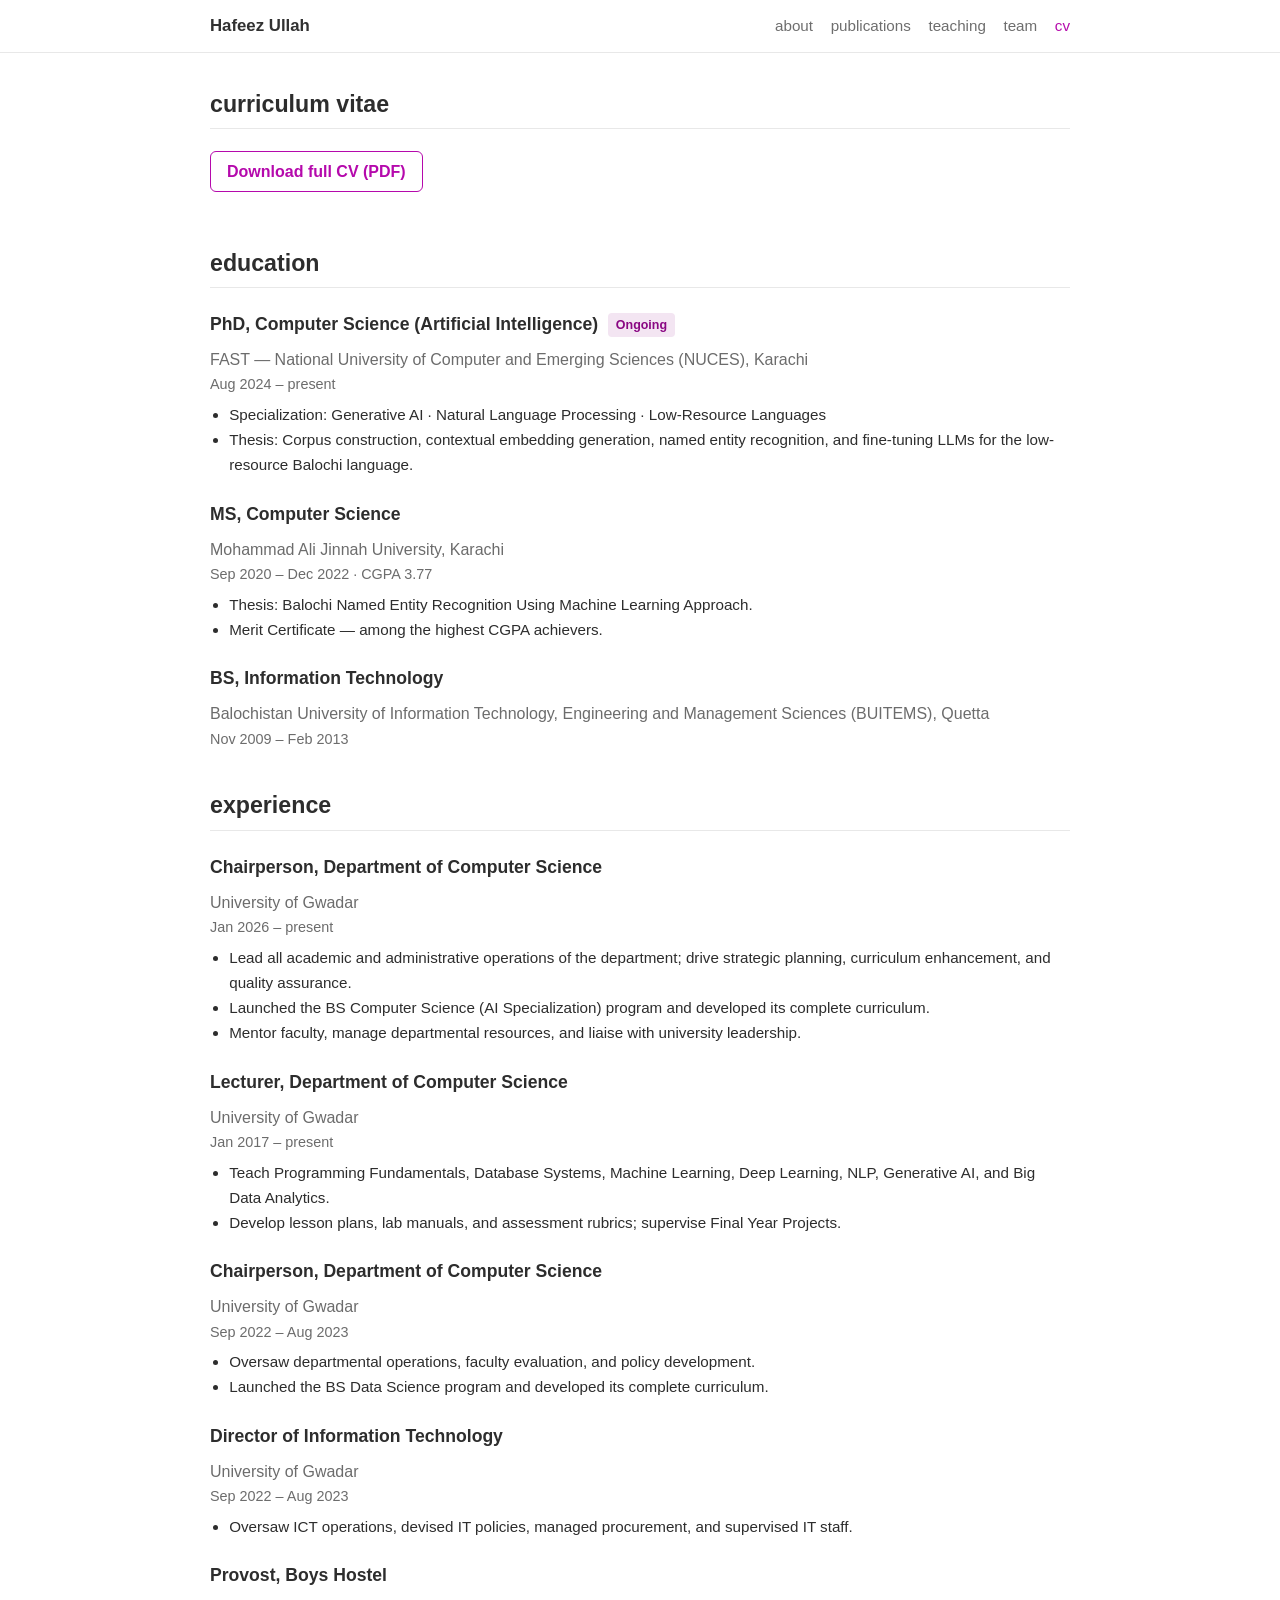
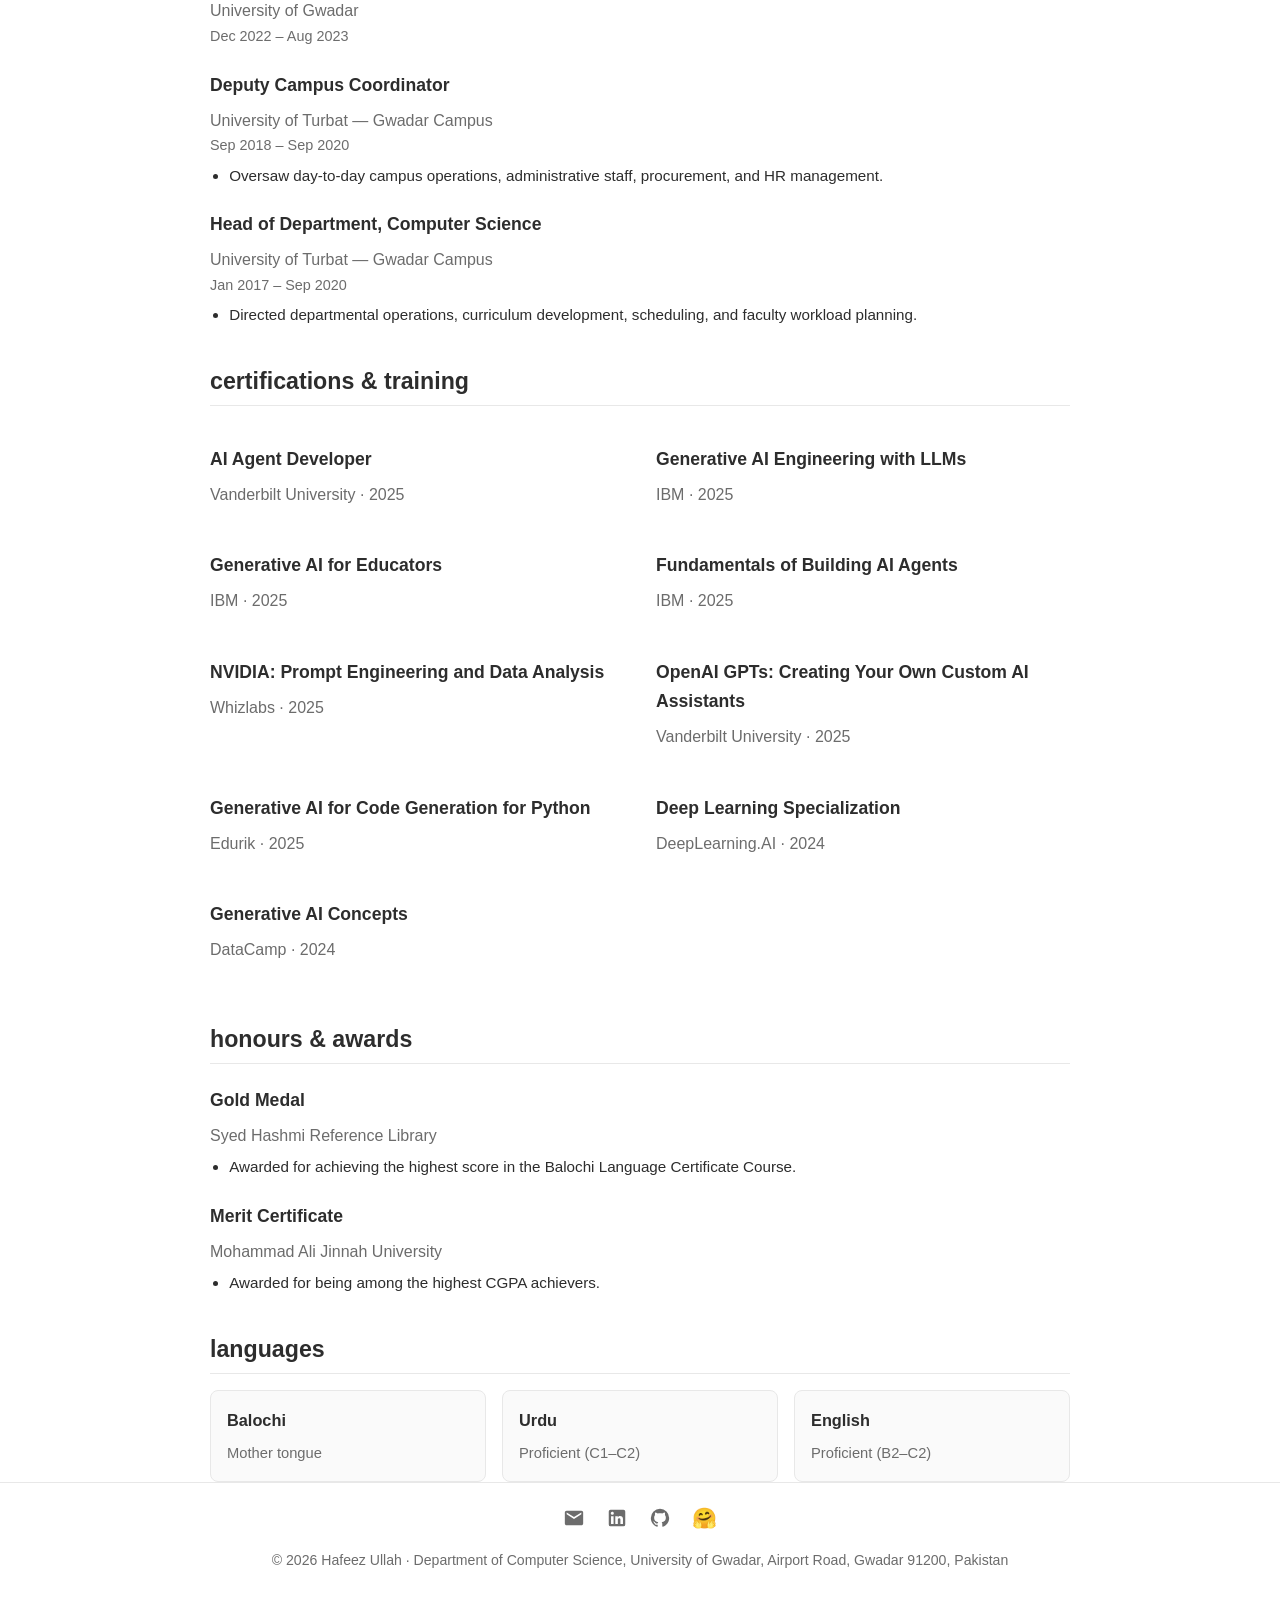
<file: cv.html>
<!DOCTYPE html>
<html lang="en">
<head>
  <meta charset="UTF-8">
  <meta name="viewport" content="width=device-width, initial-scale=1.0">
  <title>CV — Hafeez Ullah</title>
  <meta name="description" content="Curriculum vitae of Hafeez Ullah — education, experience, certifications, and awards.">
  <link rel="stylesheet" href="assets/css/style.css">
  <link rel="icon" href="data:image/svg+xml,<svg xmlns=%22http://www.w3.org/2000/svg%22 viewBox=%220 0 100 100%22><text y=%22.9em%22 font-size=%2290%22>🎓</text></svg>">
</head>
<body>

<nav>
  <div class="nav-inner">
    <a class="nav-brand" href="index.html">Hafeez Ullah</a>
    <ul class="nav-links">
      <li><a href="index.html">about</a></li>
      <li><a href="publications.html">publications</a></li>
      <li><a href="teaching.html">teaching</a></li>
      <li><a href="team.html">team</a></li>
      <li><a href="cv.html" class="active">cv</a></li>
    </ul>
  </div>
</nav>

<main class="container">
  <h2 style="margin-top:2rem;">curriculum vitae</h2>
  <a class="btn" href="assets/Hafeez_Ullah_CV.pdf" target="_blank" rel="noopener">Download full CV (PDF)</a>

  <h2>education</h2>
  <div class="cv-entry">
    <h3>PhD, Computer Science (Artificial Intelligence) <span class="badge">Ongoing</span></h3>
    <div class="org">FAST — National University of Computer and Emerging Sciences (NUCES), Karachi</div>
    <div class="dates">Aug 2024 – present</div>
    <ul>
      <li>Specialization: Generative AI · Natural Language Processing · Low-Resource Languages</li>
      <li>Thesis: Corpus construction, contextual embedding generation, named entity recognition, and fine-tuning LLMs for the low-resource Balochi language.</li>
    </ul>
  </div>
  <div class="cv-entry">
    <h3>MS, Computer Science</h3>
    <div class="org">Mohammad Ali Jinnah University, Karachi</div>
    <div class="dates">Sep 2020 – Dec 2022 · CGPA 3.77</div>
    <ul>
      <li>Thesis: Balochi Named Entity Recognition Using Machine Learning Approach.</li>
      <li>Merit Certificate — among the highest CGPA achievers.</li>
    </ul>
  </div>
  <div class="cv-entry">
    <h3>BS, Information Technology</h3>
    <div class="org">Balochistan University of Information Technology, Engineering and Management Sciences (BUITEMS), Quetta</div>
    <div class="dates">Nov 2009 – Feb 2013</div>
  </div>

  <h2>experience</h2>
  <div class="cv-entry">
    <h3>Chairperson, Department of Computer Science</h3>
    <div class="org">University of Gwadar</div>
    <div class="dates">Jan 2026 – present</div>
    <ul>
      <li>Lead all academic and administrative operations of the department; drive strategic planning, curriculum enhancement, and quality assurance.</li>
      <li>Launched the BS Computer Science (AI Specialization) program and developed its complete curriculum.</li>
      <li>Mentor faculty, manage departmental resources, and liaise with university leadership.</li>
    </ul>
  </div>
  <div class="cv-entry">
    <h3>Lecturer, Department of Computer Science</h3>
    <div class="org">University of Gwadar</div>
    <div class="dates">Jan 2017 – present</div>
    <ul>
      <li>Teach Programming Fundamentals, Database Systems, Machine Learning, Deep Learning, NLP, Generative AI, and Big Data Analytics.</li>
      <li>Develop lesson plans, lab manuals, and assessment rubrics; supervise Final Year Projects.</li>
    </ul>
  </div>
  <div class="cv-entry">
    <h3>Chairperson, Department of Computer Science</h3>
    <div class="org">University of Gwadar</div>
    <div class="dates">Sep 2022 – Aug 2023</div>
    <ul>
      <li>Oversaw departmental operations, faculty evaluation, and policy development.</li>
      <li>Launched the BS Data Science program and developed its complete curriculum.</li>
    </ul>
  </div>
  <div class="cv-entry">
    <h3>Director of Information Technology</h3>
    <div class="org">University of Gwadar</div>
    <div class="dates">Sep 2022 – Aug 2023</div>
    <ul>
      <li>Oversaw ICT operations, devised IT policies, managed procurement, and supervised IT staff.</li>
    </ul>
  </div>
  <div class="cv-entry">
    <h3>Provost, Boys Hostel</h3>
    <div class="org">University of Gwadar</div>
    <div class="dates">Dec 2022 – Aug 2023</div>
  </div>
  <div class="cv-entry">
    <h3>Deputy Campus Coordinator</h3>
    <div class="org">University of Turbat — Gwadar Campus</div>
    <div class="dates">Sep 2018 – Sep 2020</div>
    <ul>
      <li>Oversaw day-to-day campus operations, administrative staff, procurement, and HR management.</li>
    </ul>
  </div>
  <div class="cv-entry">
    <h3>Head of Department, Computer Science</h3>
    <div class="org">University of Turbat — Gwadar Campus</div>
    <div class="dates">Jan 2017 – Sep 2020</div>
    <ul>
      <li>Directed departmental operations, curriculum development, scheduling, and faculty workload planning.</li>
    </ul>
  </div>

  <h2>certifications &amp; training</h2>
  <div class="two-col">
    <div class="cv-entry"><h3>AI Agent Developer</h3><div class="org">Vanderbilt University · 2025</div></div>
    <div class="cv-entry"><h3>Generative AI Engineering with LLMs</h3><div class="org">IBM · 2025</div></div>
    <div class="cv-entry"><h3>Generative AI for Educators</h3><div class="org">IBM · 2025</div></div>
    <div class="cv-entry"><h3>Fundamentals of Building AI Agents</h3><div class="org">IBM · 2025</div></div>
    <div class="cv-entry"><h3>NVIDIA: Prompt Engineering and Data Analysis</h3><div class="org">Whizlabs · 2025</div></div>
    <div class="cv-entry"><h3>OpenAI GPTs: Creating Your Own Custom AI Assistants</h3><div class="org">Vanderbilt University · 2025</div></div>
    <div class="cv-entry"><h3>Generative AI for Code Generation for Python</h3><div class="org">Edurik · 2025</div></div>
    <div class="cv-entry"><h3>Deep Learning Specialization</h3><div class="org">DeepLearning.AI · 2024</div></div>
    <div class="cv-entry"><h3>Generative AI Concepts</h3><div class="org">DataCamp · 2024</div></div>
  </div>

  <h2>honours &amp; awards</h2>
  <div class="cv-entry">
    <h3>Gold Medal</h3>
    <div class="org">Syed Hashmi Reference Library</div>
    <ul><li>Awarded for achieving the highest score in the Balochi Language Certificate Course.</li></ul>
  </div>
  <div class="cv-entry">
    <h3>Merit Certificate</h3>
    <div class="org">Mohammad Ali Jinnah University</div>
    <ul><li>Awarded for being among the highest CGPA achievers.</li></ul>
  </div>

  <h2>languages</h2>
  <div class="card-grid">
    <div class="card"><h3>Balochi</h3><p>Mother tongue</p></div>
    <div class="card"><h3>Urdu</h3><p>Proficient (C1–C2)</p></div>
    <div class="card"><h3>English</h3><p>Proficient (B2–C2)</p></div>
  </div>
</main>

<footer>
  <div class="social">
    <a href="mailto:hafeezullah@ug.edu.pk" title="Email" aria-label="Email">
      <svg viewBox="0 0 24 24"><path d="M20 4H4c-1.1 0-2 .9-2 2v12c0 1.1.9 2 2 2h16c1.1 0 2-.9 2-2V6c0-1.1-.9-2-2-2zm0 4-8 5-8-5V6l8 5 8-5v2z"/></svg>
    </a>
    <a href="https://www.linkedin.com/in/hafeez-ullah-7a5328353/" target="_blank" rel="noopener" title="LinkedIn" aria-label="LinkedIn">
      <svg viewBox="0 0 24 24"><path d="M19 3a2 2 0 0 1 2 2v14a2 2 0 0 1-2 2H5a2 2 0 0 1-2-2V5a2 2 0 0 1 2-2h14m-.5 15.5v-5.3a3.26 3.26 0 0 0-3.26-3.26c-.85 0-1.84.52-2.32 1.3v-1.11h-2.79v8.37h2.79v-4.93c0-.77.62-1.4 1.39-1.4a1.4 1.4 0 0 1 1.4 1.4v4.93h2.79M6.88 8.56a1.68 1.68 0 0 0 1.68-1.68c0-.93-.75-1.69-1.68-1.69a1.69 1.69 0 0 0-1.69 1.69c0 .93.76 1.68 1.69 1.68m1.39 9.94v-8.37H5.5v8.37h2.77z"/></svg>
    </a>
    <a href="https://github.com/hafeezug" target="_blank" rel="noopener" title="GitHub" aria-label="GitHub">
      <svg viewBox="0 0 24 24"><path d="M12 2A10 10 0 0 0 2 12c0 4.42 2.87 8.17 6.84 9.5.5.08.66-.23.66-.5v-1.69c-2.77.6-3.36-1.34-3.36-1.34-.46-1.16-1.11-1.47-1.11-1.47-.91-.62.07-.6.07-.6 1 .07 1.53 1.03 1.53 1.03.87 1.52 2.34 1.07 2.91.83.09-.65.35-1.09.63-1.34-2.22-.25-4.55-1.11-4.55-4.92 0-1.11.38-2 1.03-2.71-.1-.25-.45-1.29.1-2.64 0 0 .84-.27 2.75 1.02.79-.22 1.65-.33 2.5-.33s1.71.11 2.5.33c1.91-1.29 2.75-1.02 2.75-1.02.55 1.35.2 2.39.1 2.64.65.71 1.03 1.6 1.03 2.71 0 3.82-2.34 4.66-4.57 4.91.36.31.69.92.69 1.85V21c0 .27.16.59.67.5C19.14 20.16 22 16.42 22 12A10 10 0 0 0 12 2z"/></svg>
    </a>
    <a href="https://huggingface.co/hafeez007" target="_blank" rel="noopener" title="Hugging Face" aria-label="Hugging Face" style="font-size:20px; line-height:22px;">🤗</a>
  </div>
  <div>© 2026 Hafeez Ullah · Department of Computer Science, University of Gwadar, Airport Road, Gwadar 91200, Pakistan</div>
</footer>

</body>
</html>
</file>
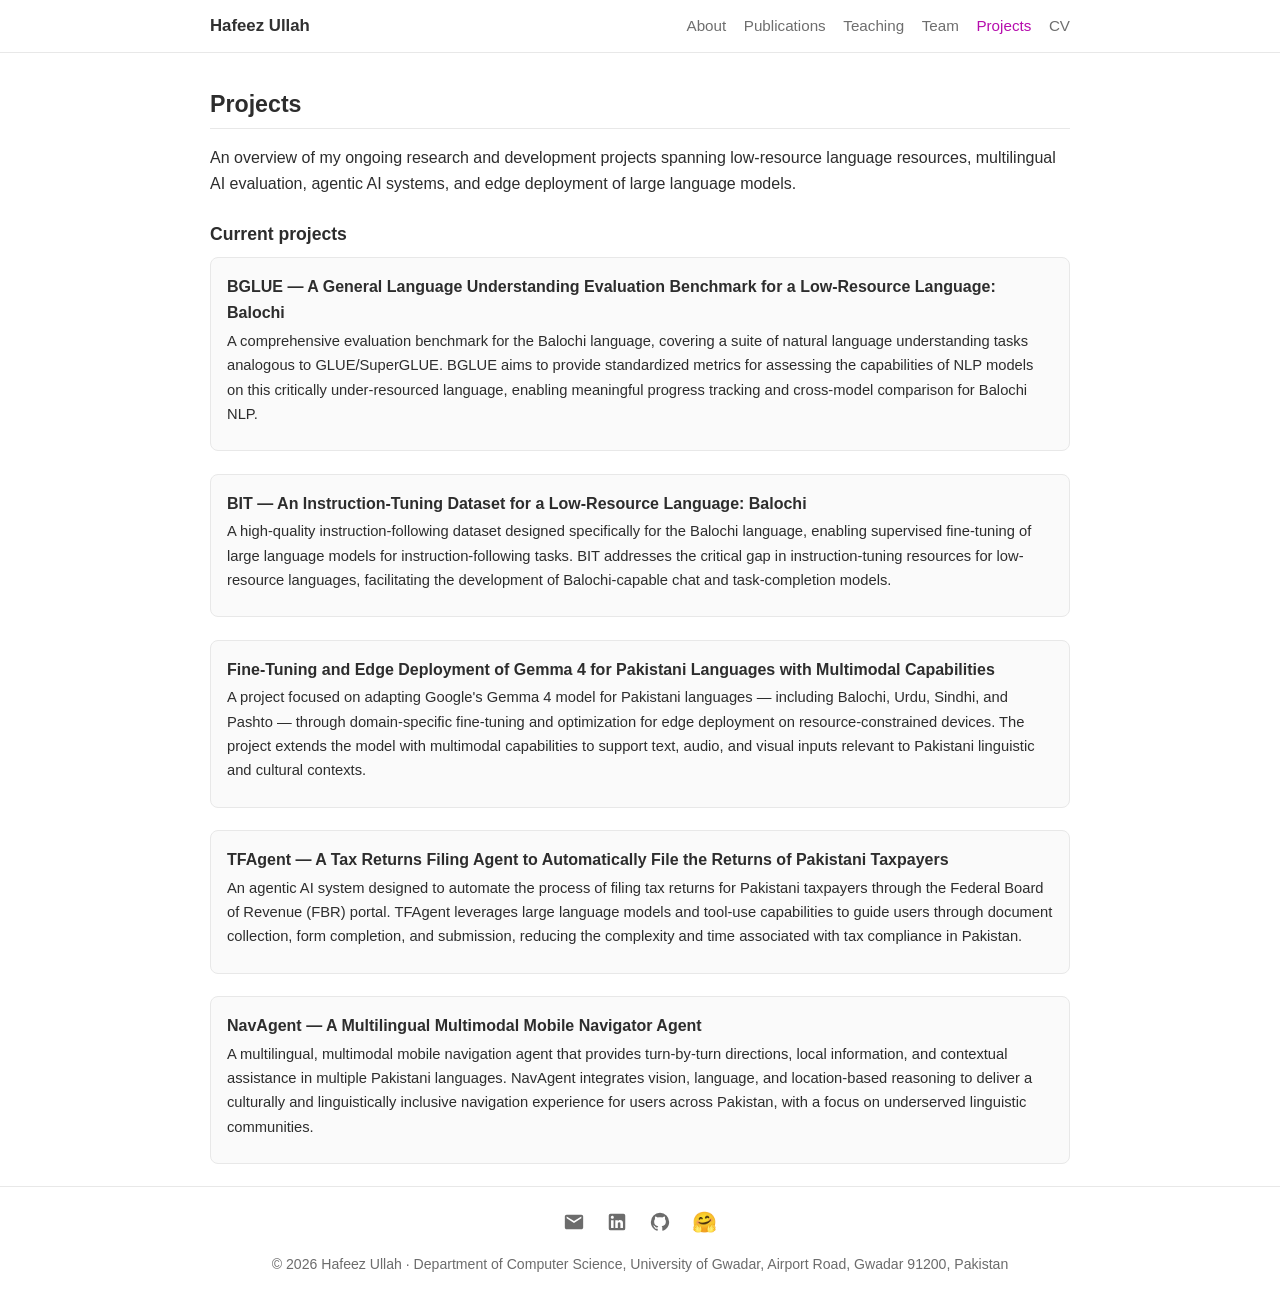
<file: projects.html>
<!DOCTYPE html>
<html lang="en">
<head>
  <meta charset="UTF-8">
  <meta name="viewport" content="width=device-width, initial-scale=1.0">
  <title>Projects — Hafeez Ullah</title>
  <meta name="description" content="Research projects by Hafeez Ullah — Balochi NLP benchmarks, instruction-tuning datasets, multilingual AI agents, and more.">
  <link rel="stylesheet" href="assets/css/style.css">
  <link rel="icon" href="data:image/svg+xml,<svg xmlns=%22http://www.w3.org/2000/svg%22 viewBox=%220 0 100 100%22><text y=%22.9em%22 font-size=%2290%22>🎓</text></svg>">
</head>
<body>

<nav>
  <div class="nav-inner">
    <a class="nav-brand" href="index.html">Hafeez Ullah</a>
    <ul class="nav-links">
      <li><a href="index.html">About</a></li>
      <li><a href="publications.html">Publications</a></li>
      <li><a href="teaching.html">Teaching</a></li>
      <li><a href="team.html">Team</a></li>
      <li><a href="projects.html" class="active">Projects</a></li>
      <li><a href="cv.html">CV</a></li>
    </ul>
  </div>
</nav>

<main class="container">
  <h2 style="margin-top:2rem;">Projects</h2>
  <p>
    An overview of my ongoing research and development projects spanning low-resource language resources,
    multilingual AI evaluation, agentic AI systems, and edge deployment of large language models.
  </p>

  <h3>Current projects</h3>

  <div class="pub">
    <div class="pub-body">
      <div class="pub-title">BGLUE — A General Language Understanding Evaluation Benchmark for a Low-Resource Language: Balochi</div>
      <div class="pub-summary">
        A comprehensive evaluation benchmark for the Balochi language, covering a suite of natural language
        understanding tasks analogous to GLUE/SuperGLUE. BGLUE aims to provide standardized metrics for
        assessing the capabilities of NLP models on this critically under-resourced language, enabling
        meaningful progress tracking and cross-model comparison for Balochi NLP.
      </div>
    </div>
  </div>

  <div class="pub">
    <div class="pub-body">
      <div class="pub-title">BIT — An Instruction-Tuning Dataset for a Low-Resource Language: Balochi</div>
      <div class="pub-summary">
        A high-quality instruction-following dataset designed specifically for the Balochi language, enabling
        supervised fine-tuning of large language models for instruction-following tasks. BIT addresses the
        critical gap in instruction-tuning resources for low-resource languages, facilitating the development
        of Balochi-capable chat and task-completion models.
      </div>
    </div>
  </div>

  <div class="pub">
    <div class="pub-body">
      <div class="pub-title">Fine-Tuning and Edge Deployment of Gemma 4 for Pakistani Languages with Multimodal Capabilities</div>
      <div class="pub-summary">
        A project focused on adapting Google's Gemma 4 model for Pakistani languages — including Balochi,
        Urdu, Sindhi, and Pashto — through domain-specific fine-tuning and optimization for edge deployment
        on resource-constrained devices. The project extends the model with multimodal capabilities to
        support text, audio, and visual inputs relevant to Pakistani linguistic and cultural contexts.
      </div>
    </div>
  </div>

  <div class="pub">
    <div class="pub-body">
      <div class="pub-title">TFAgent — A Tax Returns Filing Agent to Automatically File the Returns of Pakistani Taxpayers</div>
      <div class="pub-summary">
        An agentic AI system designed to automate the process of filing tax returns for Pakistani taxpayers
        through the Federal Board of Revenue (FBR) portal. TFAgent leverages large language models and
        tool-use capabilities to guide users through document collection, form completion, and submission,
        reducing the complexity and time associated with tax compliance in Pakistan.
      </div>
    </div>
  </div>

  <div class="pub">
    <div class="pub-body">
      <div class="pub-title">NavAgent — A Multilingual Multimodal Mobile Navigator Agent</div>
      <div class="pub-summary">
        A multilingual, multimodal mobile navigation agent that provides turn-by-turn directions,
        local information, and contextual assistance in multiple Pakistani languages. NavAgent integrates
        vision, language, and location-based reasoning to deliver a culturally and linguistically inclusive
        navigation experience for users across Pakistan, with a focus on underserved linguistic communities.
      </div>
    </div>
  </div>

</main>

<footer>
  <div class="social">
    <a href="mailto:hafeezullah@ug.edu.pk" title="Email" aria-label="Email">
      <svg viewBox="0 0 24 24"><path d="M20 4H4c-1.1 0-2 .9-2 2v12c0 1.1.9 2 2 2h16c1.1 0 2-.9 2-2V6c0-1.1-.9-2-2-2zm0 4-8 5-8-5V6l8 5 8-5v2z"/></svg>
    </a>
    <a href="https://www.linkedin.com/in/hafeez-ullah-7a5328353/" target="_blank" rel="noopener" title="LinkedIn" aria-label="LinkedIn">
      <svg viewBox="0 0 24 24"><path d="M19 3a2 2 0 0 1 2 2v14a2 2 0 0 1-2 2H5a2 2 0 0 1-2-2V5a2 2 0 0 1 2-2h14m-.5 15.5v-5.3a3.26 3.26 0 0 0-3.26-3.26c-.85 0-1.84.52-2.32 1.3v-1.11h-2.79v8.37h2.79v-4.93c0-.77.62-1.4 1.39-1.4a1.4 1.4 0 0 1 1.4 1.4v4.93h2.79M6.88 8.56a1.68 1.68 0 0 0 1.68-1.68c0-.93-.75-1.69-1.68-1.69a1.69 1.69 0 0 0-1.69 1.69c0 .93.76 1.68 1.69 1.68m1.39 9.94v-8.37H5.5v8.37h2.77z"/></svg>
    </a>
    <a href="https://github.com/hafeezug" target="_blank" rel="noopener" title="GitHub" aria-label="GitHub">
      <svg viewBox="0 0 24 24"><path d="M12 2A10 10 0 0 0 2 12c0 4.42 2.87 8.17 6.84 9.5.5.08.66-.23.66-.5v-1.69c-2.77.6-3.36-1.34-3.36-1.34-.46-1.16-1.11-1.47-1.11-1.47-.91-.62.07-.6.07-.6 1 .07 1.53 1.03 1.53 1.03.87 1.52 2.34 1.07 2.91.83.09-.65.35-1.09.63-1.34-2.22-.25-4.55-1.11-4.55-4.92 0-1.11.38-2 1.03-2.71-.1-.25-.45-1.29.1-2.64 0 0 .84-.27 2.75 1.02.79-.22 1.65-.33 2.5-.33s1.71.11 2.5.33c1.91-1.29 2.75-1.02 2.75-1.02.55 1.35.2 2.39.1 2.64.65.71 1.03 1.6 1.03 2.71 0 3.82-2.34 4.66-4.57 4.91.36.31.69.92.69 1.85V21c0 .27.16.59.67.5C19.14 20.16 22 16.42 22 12A10 10 0 0 0 12 2z"/></svg>
    </a>
    <a href="https://huggingface.co/hafeez007" target="_blank" rel="noopener" title="Hugging Face" aria-label="Hugging Face" style="font-size:20px; line-height:22px;">🤗</a>
  </div>
  <div>© 2026 Hafeez Ullah · Department of Computer Science, University of Gwadar, Airport Road, Gwadar 91200, Pakistan</div>
</footer>

</body>
</html>
</file>
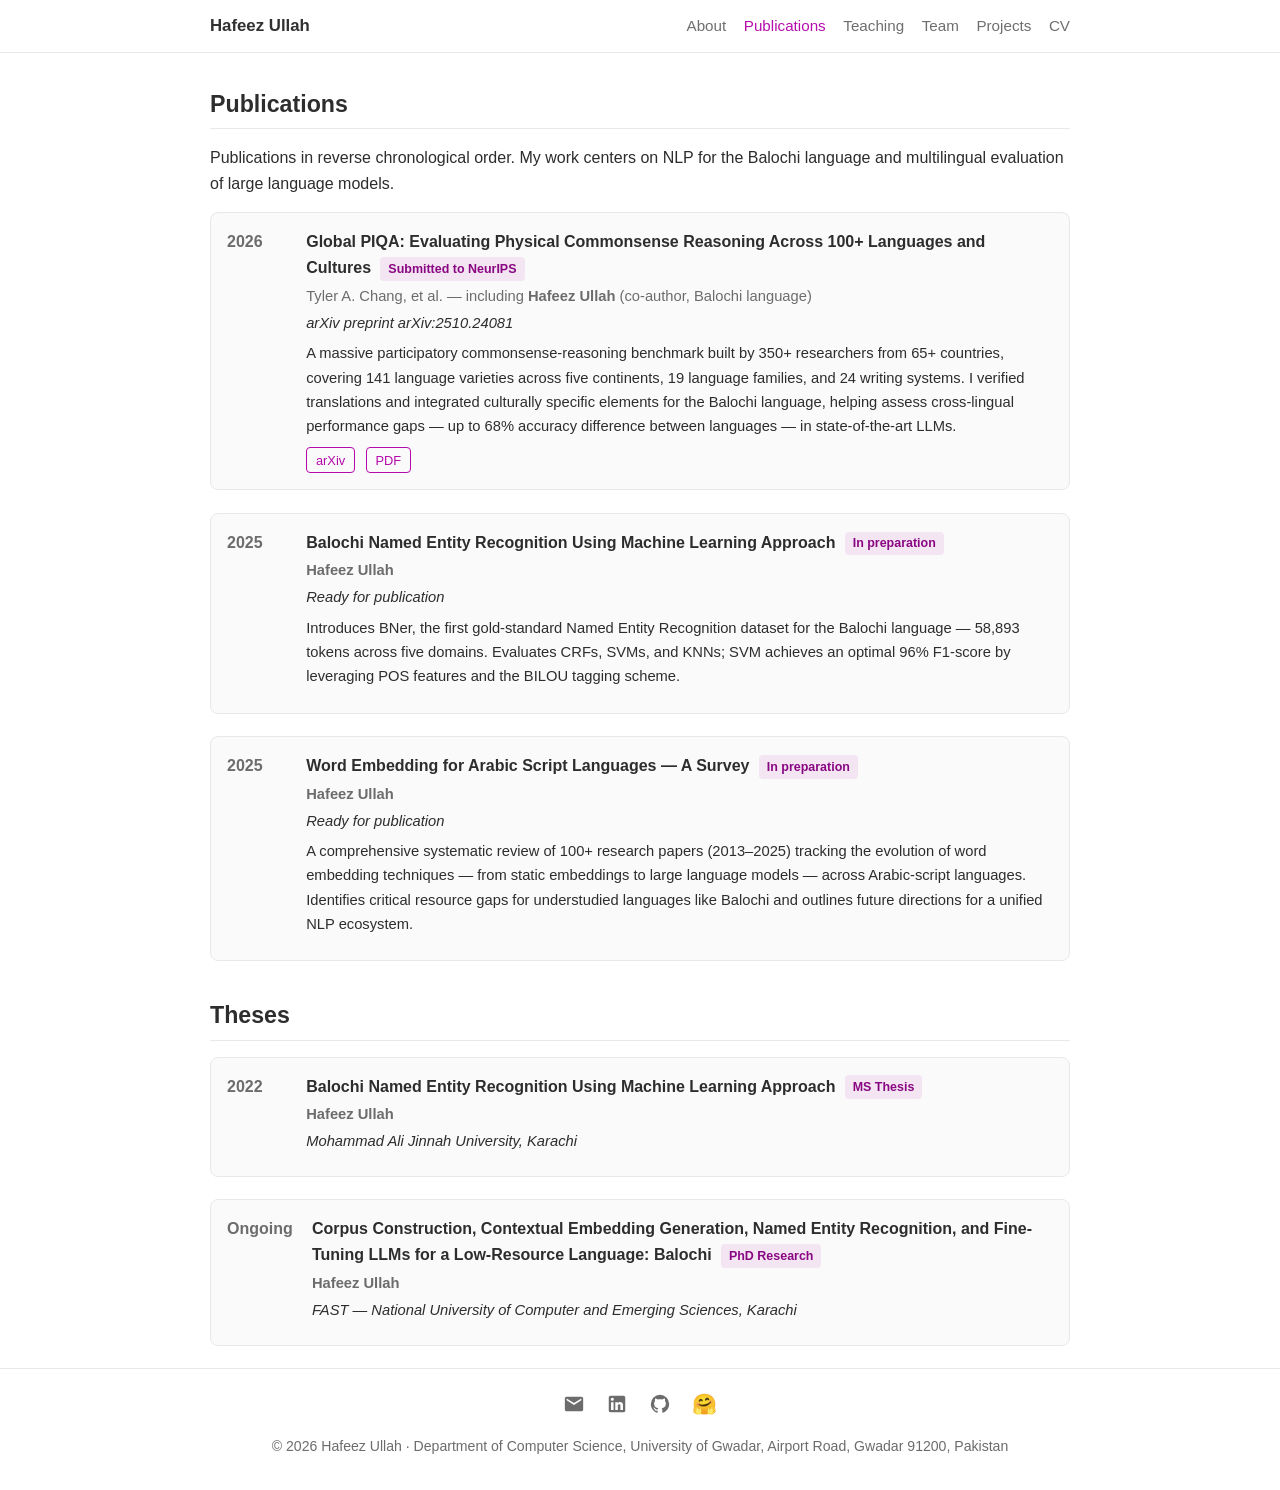
<file: publications.html>
<!DOCTYPE html>
<html lang="en">
<head>
  <meta charset="UTF-8">
  <meta name="viewport" content="width=device-width, initial-scale=1.0">
  <title>Publications — Hafeez Ullah</title>
  <meta name="description" content="Publications by Hafeez Ullah — Balochi NLP, low-resource languages, and multilingual LLM evaluation.">
  <link rel="stylesheet" href="assets/css/style.css">
  <link rel="icon" href="data:image/svg+xml,<svg xmlns=%22http://www.w3.org/2000/svg%22 viewBox=%220 0 100 100%22><text y=%22.9em%22 font-size=%2290%22>🎓</text></svg>">
</head>
<body>

<nav>
  <div class="nav-inner">
    <a class="nav-brand" href="index.html">Hafeez Ullah</a>
    <ul class="nav-links">
      <li><a href="index.html">About</a></li>
      <li><a href="publications.html" class="active">Publications</a></li>
      <li><a href="teaching.html">Teaching</a></li>
      <li><a href="team.html">Team</a></li>
      <li><a href="projects.html">Projects</a></li>
      <li><a href="cv.html">CV</a></li>
    </ul>
  </div>
</nav>

<main class="container">
  <h2 style="margin-top:2rem;">Publications</h2>
  <p>Publications in reverse chronological order. My work centers on NLP for the Balochi language and multilingual evaluation of large language models.</p>

  <div class="pub">
    <div class="pub-year">2026</div>
    <div class="pub-body">
      <div class="pub-title">Global PIQA: Evaluating Physical Commonsense Reasoning Across 100+ Languages and Cultures <span class="badge">Submitted to NeurIPS</span></div>
      <div class="pub-authors">Tyler A. Chang, et al. — including <strong>Hafeez Ullah</strong> (co-author, Balochi language)</div>
      <div class="pub-venue">arXiv preprint arXiv:2510.24081</div>
      <div class="pub-summary">
        A massive participatory commonsense-reasoning benchmark built by 350+ researchers from 65+ countries,
        covering 141 language varieties across five continents, 19 language families, and 24 writing systems.
        I verified translations and integrated culturally specific elements for the Balochi language, helping
        assess cross-lingual performance gaps — up to 68% accuracy difference between languages — in
        state-of-the-art LLMs.
      </div>
      <div class="pub-links">
        <a href="https://arxiv.org/abs/2510.24081" target="_blank" rel="noopener">arXiv</a>
        <a href="https://arxiv.org/pdf/2510.24081" target="_blank" rel="noopener">PDF</a>
      </div>
    </div>
  </div>

  <div class="pub">
    <div class="pub-year">2025</div>
    <div class="pub-body">
      <div class="pub-title">Balochi Named Entity Recognition Using Machine Learning Approach <span class="badge">In preparation</span></div>
      <div class="pub-authors"><strong>Hafeez Ullah</strong></div>
      <div class="pub-venue">Ready for publication</div>
      <div class="pub-summary">
        Introduces BNer, the first gold-standard Named Entity Recognition dataset for the Balochi
        language — 58,893 tokens across five domains. Evaluates CRFs, SVMs, and KNNs; SVM achieves an
        optimal 96% F1-score by leveraging POS features and the BILOU tagging scheme.
      </div>
    </div>
  </div>

  <div class="pub">
    <div class="pub-year">2025</div>
    <div class="pub-body">
      <div class="pub-title">Word Embedding for Arabic Script Languages — A Survey <span class="badge">In preparation</span></div>
      <div class="pub-authors"><strong>Hafeez Ullah</strong></div>
      <div class="pub-venue">Ready for publication</div>
      <div class="pub-summary">
        A comprehensive systematic review of 100+ research papers (2013–2025) tracking the evolution of word
        embedding techniques — from static embeddings to large language models — across Arabic-script
        languages. Identifies critical resource gaps for understudied languages like Balochi and outlines
        future directions for a unified NLP ecosystem.
      </div>
    </div>
  </div>

  <h2>Theses</h2>

  <div class="pub">
    <div class="pub-year">2022</div>
    <div class="pub-body">
      <div class="pub-title">Balochi Named Entity Recognition Using Machine Learning Approach <span class="badge">MS Thesis</span></div>
      <div class="pub-authors"><strong>Hafeez Ullah</strong></div>
      <div class="pub-venue">Mohammad Ali Jinnah University, Karachi</div>
    </div>
  </div>

  <div class="pub">
    <div class="pub-year">Ongoing</div>
    <div class="pub-body">
      <div class="pub-title">Corpus Construction, Contextual Embedding Generation, Named Entity Recognition, and Fine-Tuning LLMs for a Low-Resource Language: Balochi <span class="badge">PhD Research</span></div>
      <div class="pub-authors"><strong>Hafeez Ullah</strong></div>
      <div class="pub-venue">FAST — National University of Computer and Emerging Sciences, Karachi</div>
    </div>
  </div>
</main>

<footer>
  <div class="social">
    <a href="mailto:hafeezullah@ug.edu.pk" title="Email" aria-label="Email">
      <svg viewBox="0 0 24 24"><path d="M20 4H4c-1.1 0-2 .9-2 2v12c0 1.1.9 2 2 2h16c1.1 0 2-.9 2-2V6c0-1.1-.9-2-2-2zm0 4-8 5-8-5V6l8 5 8-5v2z"/></svg>
    </a>
    <a href="https://www.linkedin.com/in/hafeez-ullah-7a5328353/" target="_blank" rel="noopener" title="LinkedIn" aria-label="LinkedIn">
      <svg viewBox="0 0 24 24"><path d="M19 3a2 2 0 0 1 2 2v14a2 2 0 0 1-2 2H5a2 2 0 0 1-2-2V5a2 2 0 0 1 2-2h14m-.5 15.5v-5.3a3.26 3.26 0 0 0-3.26-3.26c-.85 0-1.84.52-2.32 1.3v-1.11h-2.79v8.37h2.79v-4.93c0-.77.62-1.4 1.39-1.4a1.4 1.4 0 0 1 1.4 1.4v4.93h2.79M6.88 8.56a1.68 1.68 0 0 0 1.68-1.68c0-.93-.75-1.69-1.68-1.69a1.69 1.69 0 0 0-1.69 1.69c0 .93.76 1.68 1.69 1.68m1.39 9.94v-8.37H5.5v8.37h2.77z"/></svg>
    </a>
    <a href="https://github.com/hafeezug" target="_blank" rel="noopener" title="GitHub" aria-label="GitHub">
      <svg viewBox="0 0 24 24"><path d="M12 2A10 10 0 0 0 2 12c0 4.42 2.87 8.17 6.84 9.5.5.08.66-.23.66-.5v-1.69c-2.77.6-3.36-1.34-3.36-1.34-.46-1.16-1.11-1.47-1.11-1.47-.91-.62.07-.6.07-.6 1 .07 1.53 1.03 1.53 1.03.87 1.52 2.34 1.07 2.91.83.09-.65.35-1.09.63-1.34-2.22-.25-4.55-1.11-4.55-4.92 0-1.11.38-2 1.03-2.71-.1-.25-.45-1.29.1-2.64 0 0 .84-.27 2.75 1.02.79-.22 1.65-.33 2.5-.33s1.71.11 2.5.33c1.91-1.29 2.75-1.02 2.75-1.02.55 1.35.2 2.39.1 2.64.65.71 1.03 1.6 1.03 2.71 0 3.82-2.34 4.66-4.57 4.91.36.31.69.92.69 1.85V21c0 .27.16.59.67.5C19.14 20.16 22 16.42 22 12A10 10 0 0 0 12 2z"/></svg>
    </a>
    <a href="https://huggingface.co/hafeez007" target="_blank" rel="noopener" title="Hugging Face" aria-label="Hugging Face" style="font-size:20px; line-height:22px;">🤗</a>
  </div>
  <div>© 2026 Hafeez Ullah · Department of Computer Science, University of Gwadar, Airport Road, Gwadar 91200, Pakistan</div>
</footer>

</body>
</html>
</file>
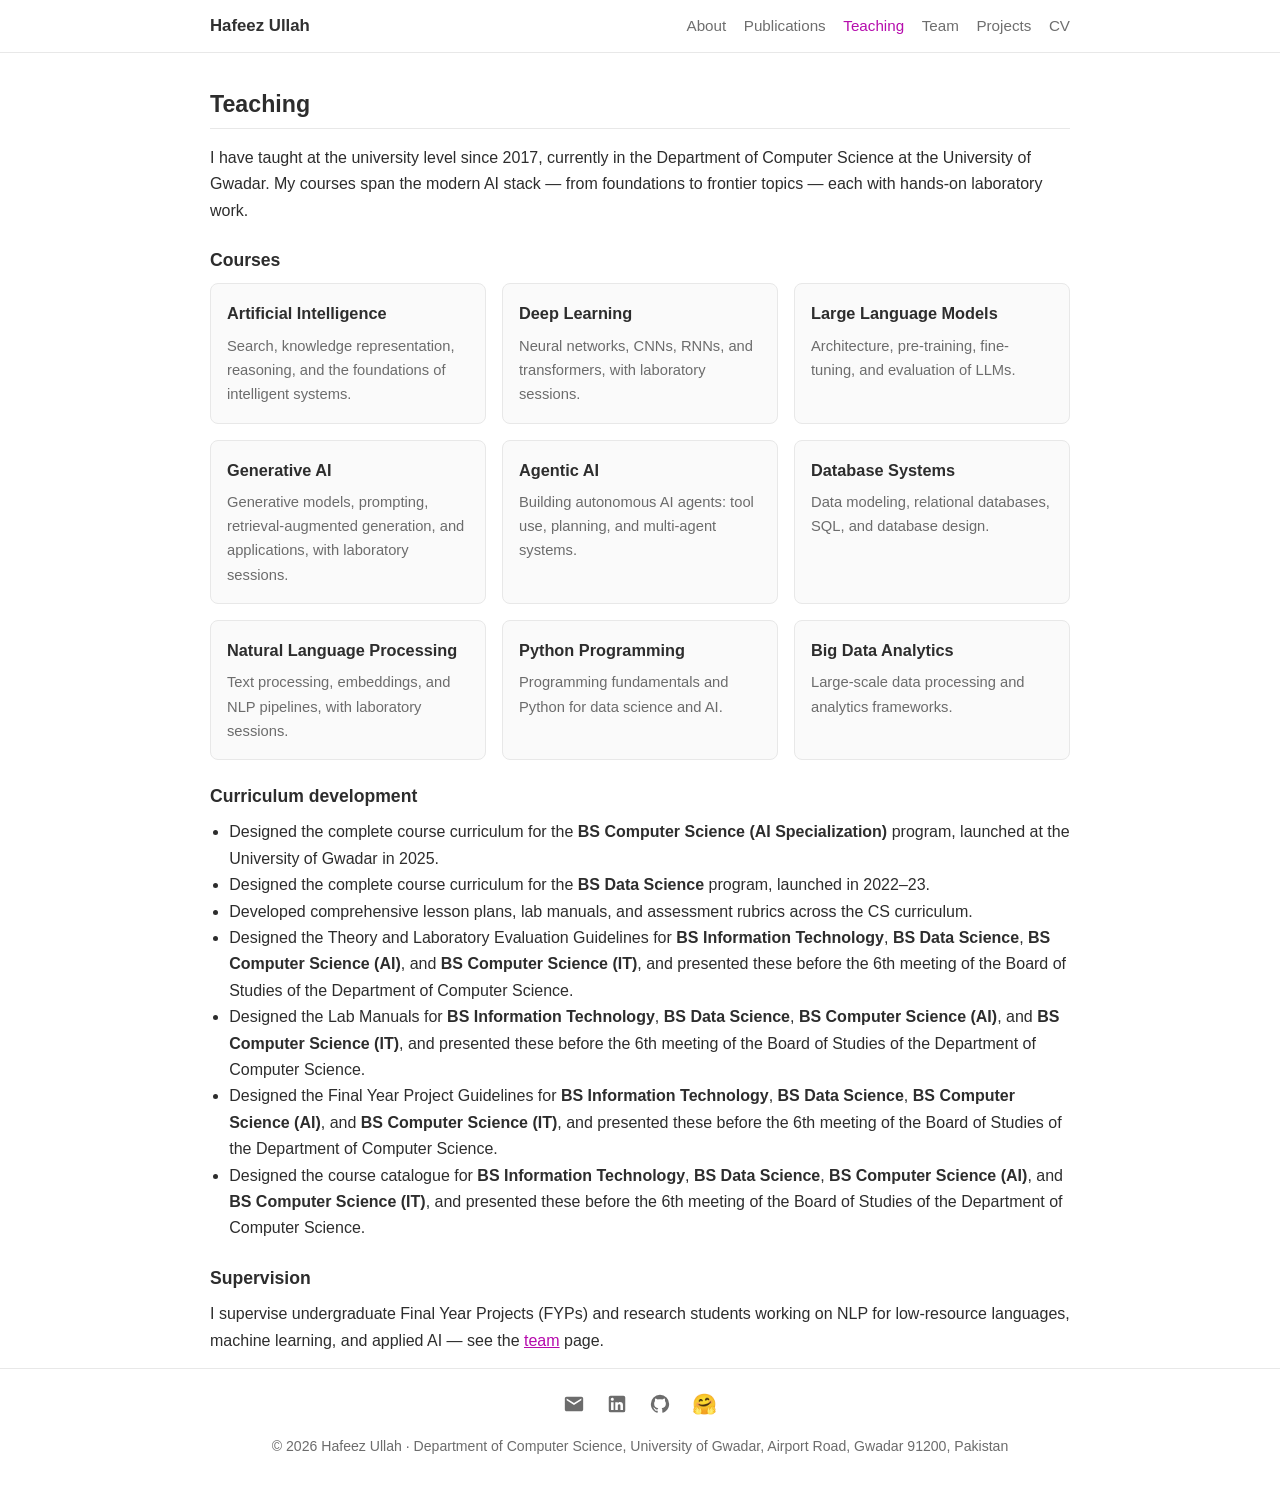
<file: teaching.html>
<!DOCTYPE html>
<html lang="en">
<head>
  <meta charset="UTF-8">
  <meta name="viewport" content="width=device-width, initial-scale=1.0">
  <title>Teaching — Hafeez Ullah</title>
  <meta name="description" content="Courses taught by Hafeez Ullah at the University of Gwadar — AI, Deep Learning, LLMs, Generative AI, Agentic AI, Database Systems.">
  <link rel="stylesheet" href="assets/css/style.css">
  <link rel="icon" href="data:image/svg+xml,<svg xmlns=%22http://www.w3.org/2000/svg%22 viewBox=%220 0 100 100%22><text y=%22.9em%22 font-size=%2290%22>🎓</text></svg>">
</head>
<body>

<nav>
  <div class="nav-inner">
    <a class="nav-brand" href="index.html">Hafeez Ullah</a>
    <ul class="nav-links">
      <li><a href="index.html">About</a></li>
      <li><a href="publications.html">Publications</a></li>
      <li><a href="teaching.html" class="active">Teaching</a></li>
      <li><a href="team.html">Team</a></li>
      <li><a href="projects.html">Projects</a></li>
      <li><a href="cv.html">CV</a></li>
    </ul>
  </div>
</nav>

<main class="container">
  <h2 style="margin-top:2rem;">Teaching</h2>
  <p>
    I have taught at the university level since 2017, currently in the Department of Computer Science at the
    University of Gwadar. My courses span the modern AI stack — from foundations to frontier topics — each
    with hands-on laboratory work.
  </p>

  <h3>Courses</h3>
  <div class="card-grid">
    <div class="card"><h3>Artificial Intelligence</h3><p>Search, knowledge representation, reasoning, and the foundations of intelligent systems.</p></div>
    <div class="card"><h3>Deep Learning</h3><p>Neural networks, CNNs, RNNs, and transformers, with laboratory sessions.</p></div>
    <div class="card"><h3>Large Language Models</h3><p>Architecture, pre-training, fine-tuning, and evaluation of LLMs.</p></div>
    <div class="card"><h3>Generative AI</h3><p>Generative models, prompting, retrieval-augmented generation, and applications, with laboratory sessions.</p></div>
    <div class="card"><h3>Agentic AI</h3><p>Building autonomous AI agents: tool use, planning, and multi-agent systems.</p></div>
    <div class="card"><h3>Database Systems</h3><p>Data modeling, relational databases, SQL, and database design.</p></div>
    <div class="card"><h3>Natural Language Processing</h3><p>Text processing, embeddings, and NLP pipelines, with laboratory sessions.</p></div>
    <div class="card"><h3>Python Programming</h3><p>Programming fundamentals and Python for data science and AI.</p></div>
    <div class="card"><h3>Big Data Analytics</h3><p>Large-scale data processing and analytics frameworks.</p></div>
  </div>

  <h3>Curriculum development</h3>
  <ul style="margin-left:1.2rem;">
    <li>Designed the complete course curriculum for the <strong>BS Computer Science (AI Specialization)</strong> program, launched at the University of Gwadar in 2025.</li>
    <li>Designed the complete course curriculum for the <strong>BS Data Science</strong> program, launched in 2022–23.</li>
    <li>Developed comprehensive lesson plans, lab manuals, and assessment rubrics across the CS curriculum.</li>
    <li>Designed the Theory and Laboratory Evaluation Guidelines for <strong>BS Information Technology</strong>, <strong>BS Data Science</strong>, <strong>BS Computer Science (AI)</strong>, and <strong>BS Computer Science (IT)</strong>, and presented these before the 6th meeting of the Board of Studies of the Department of Computer Science.</li>
    <li>Designed the Lab Manuals for <strong>BS Information Technology</strong>, <strong>BS Data Science</strong>, <strong>BS Computer Science (AI)</strong>, and <strong>BS Computer Science (IT)</strong>, and presented these before the 6th meeting of the Board of Studies of the Department of Computer Science.</li>
    <li>Designed the Final Year Project Guidelines for <strong>BS Information Technology</strong>, <strong>BS Data Science</strong>, <strong>BS Computer Science (AI)</strong>, and <strong>BS Computer Science (IT)</strong>, and presented these before the 6th meeting of the Board of Studies of the Department of Computer Science.</li>
    <li>Designed the course catalogue for <strong>BS Information Technology</strong>, <strong>BS Data Science</strong>, <strong>BS Computer Science (AI)</strong>, and <strong>BS Computer Science (IT)</strong>, and presented these before the 6th meeting of the Board of Studies of the Department of Computer Science.</li>
  </ul>

  <h3>Supervision</h3>
  <p>
    I supervise undergraduate Final Year Projects (FYPs) and research students working on NLP for
    low-resource languages, machine learning, and applied AI — see the <a href="team.html">team</a> page.
  </p>
</main>

<footer>
  <div class="social">
    <a href="mailto:hafeezullah@ug.edu.pk" title="Email" aria-label="Email">
      <svg viewBox="0 0 24 24"><path d="M20 4H4c-1.1 0-2 .9-2 2v12c0 1.1.9 2 2 2h16c1.1 0 2-.9 2-2V6c0-1.1-.9-2-2-2zm0 4-8 5-8-5V6l8 5 8-5v2z"/></svg>
    </a>
    <a href="https://www.linkedin.com/in/hafeez-ullah-7a5328353/" target="_blank" rel="noopener" title="LinkedIn" aria-label="LinkedIn">
      <svg viewBox="0 0 24 24"><path d="M19 3a2 2 0 0 1 2 2v14a2 2 0 0 1-2 2H5a2 2 0 0 1-2-2V5a2 2 0 0 1 2-2h14m-.5 15.5v-5.3a3.26 3.26 0 0 0-3.26-3.26c-.85 0-1.84.52-2.32 1.3v-1.11h-2.79v8.37h2.79v-4.93c0-.77.62-1.4 1.39-1.4a1.4 1.4 0 0 1 1.4 1.4v4.93h2.79M6.88 8.56a1.68 1.68 0 0 0 1.68-1.68c0-.93-.75-1.69-1.68-1.69a1.69 1.69 0 0 0-1.69 1.69c0 .93.76 1.68 1.69 1.68m1.39 9.94v-8.37H5.5v8.37h2.77z"/></svg>
    </a>
    <a href="https://github.com/hafeezug" target="_blank" rel="noopener" title="GitHub" aria-label="GitHub">
      <svg viewBox="0 0 24 24"><path d="M12 2A10 10 0 0 0 2 12c0 4.42 2.87 8.17 6.84 9.5.5.08.66-.23.66-.5v-1.69c-2.77.6-3.36-1.34-3.36-1.34-.46-1.16-1.11-1.47-1.11-1.47-.91-.62.07-.6.07-.6 1 .07 1.53 1.03 1.53 1.03.87 1.52 2.34 1.07 2.91.83.09-.65.35-1.09.63-1.34-2.22-.25-4.55-1.11-4.55-4.92 0-1.11.38-2 1.03-2.71-.1-.25-.45-1.29.1-2.64 0 0 .84-.27 2.75 1.02.79-.22 1.65-.33 2.5-.33s1.71.11 2.5.33c1.91-1.29 2.75-1.02 2.75-1.02.55 1.35.2 2.39.1 2.64.65.71 1.03 1.6 1.03 2.71 0 3.82-2.34 4.66-4.57 4.91.36.31.69.92.69 1.85V21c0 .27.16.59.67.5C19.14 20.16 22 16.42 22 12A10 10 0 0 0 12 2z"/></svg>
    </a>
    <a href="https://huggingface.co/hafeez007" target="_blank" rel="noopener" title="Hugging Face" aria-label="Hugging Face" style="font-size:20px; line-height:22px;">🤗</a>
  </div>
  <div>© 2026 Hafeez Ullah · Department of Computer Science, University of Gwadar, Airport Road, Gwadar 91200, Pakistan</div>
</footer>

</body>
</html>
</file>
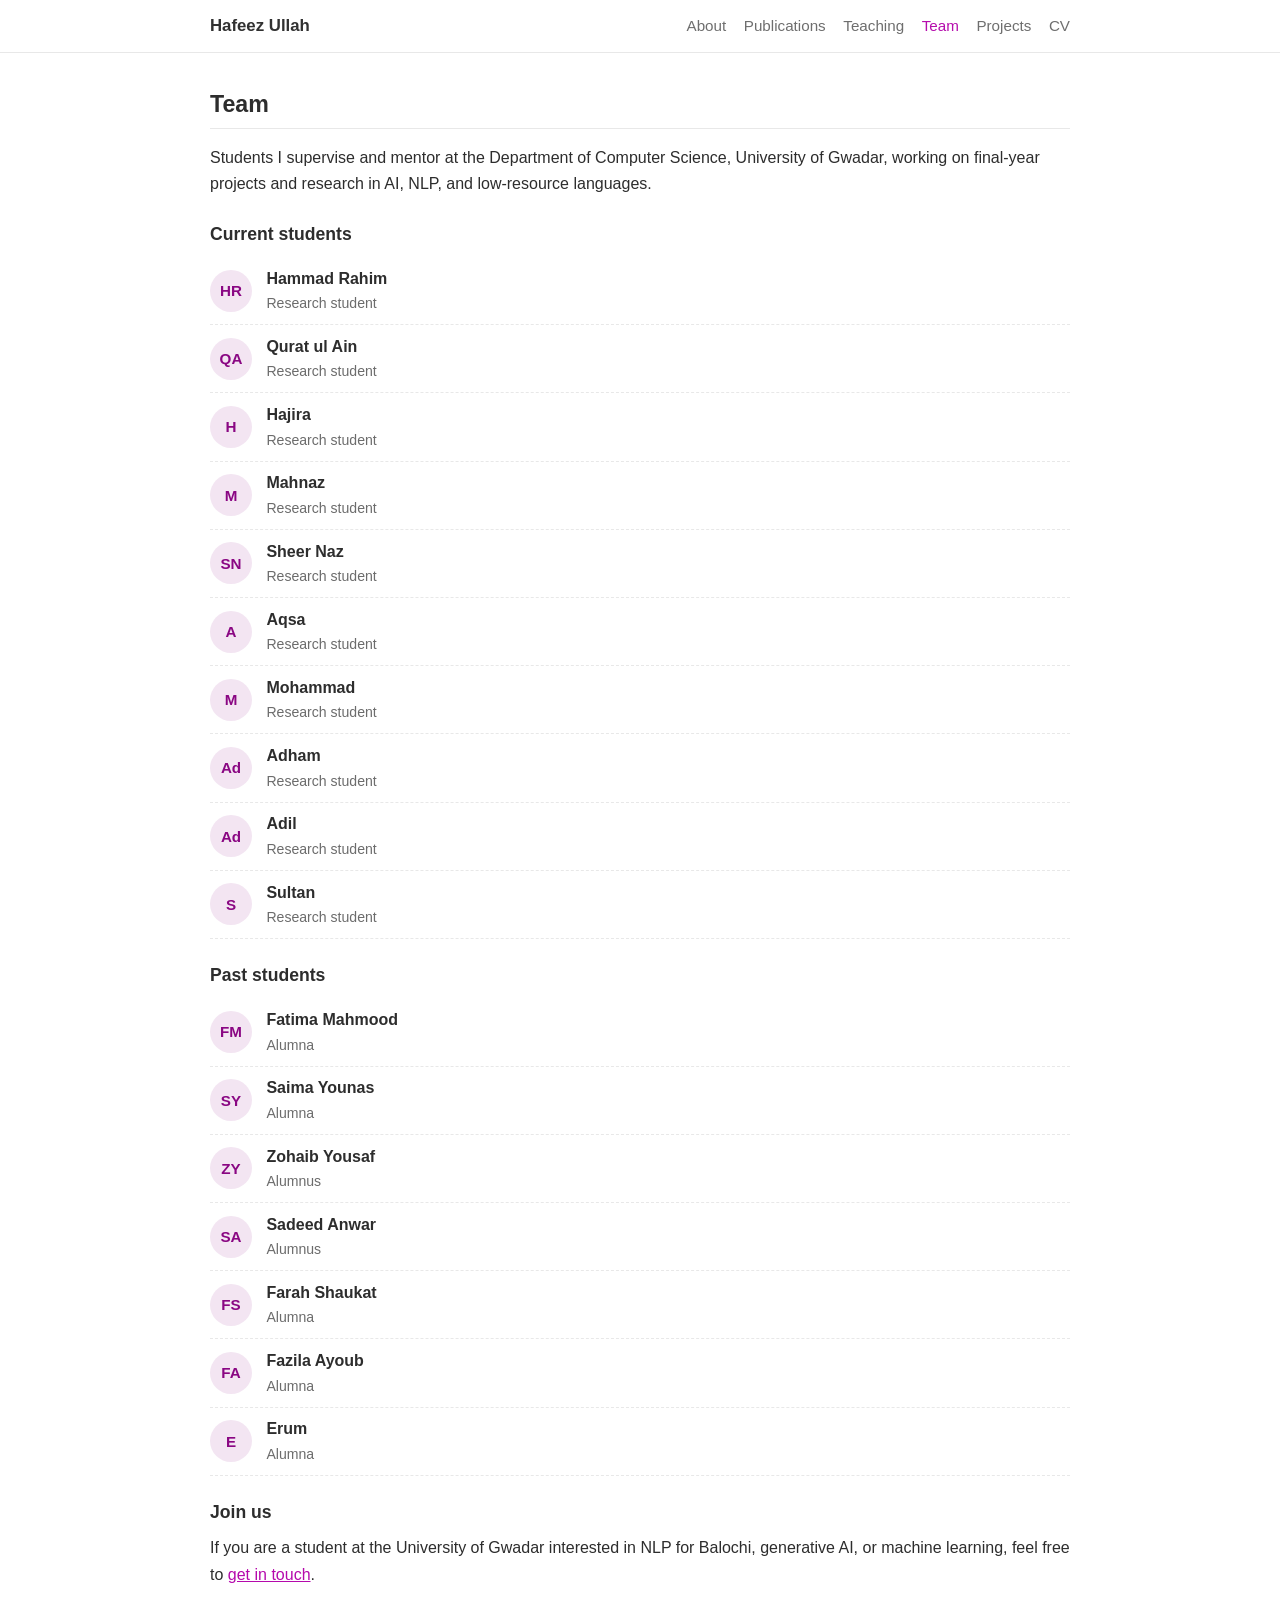
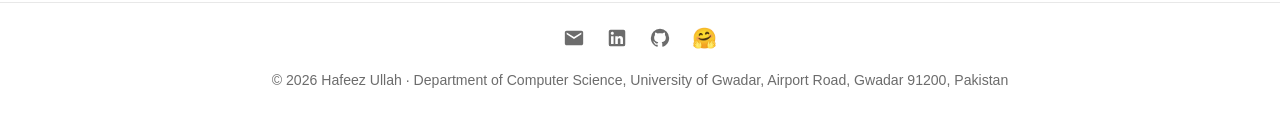
<file: team.html>
<!DOCTYPE html>
<html lang="en">
<head>
  <meta charset="UTF-8">
  <meta name="viewport" content="width=device-width, initial-scale=1.0">
  <title>Team — Hafeez Ullah</title>
  <meta name="description" content="Current and past research students supervised by Hafeez Ullah at the University of Gwadar.">
  <link rel="stylesheet" href="assets/css/style.css">
  <link rel="icon" href="data:image/svg+xml,<svg xmlns=%22http://www.w3.org/2000/svg%22 viewBox=%220 0 100 100%22><text y=%22.9em%22 font-size=%2290%22>🎓</text></svg>">
</head>
<body>

<nav>
  <div class="nav-inner">
    <a class="nav-brand" href="index.html">Hafeez Ullah</a>
    <ul class="nav-links">
      <li><a href="index.html">About</a></li>
      <li><a href="publications.html">Publications</a></li>
      <li><a href="teaching.html">Teaching</a></li>
      <li><a href="team.html" class="active">Team</a></li>
      <li><a href="projects.html">Projects</a></li>
      <li><a href="cv.html">CV</a></li>
    </ul>
  </div>
</nav>

<main class="container">
  <h2 style="margin-top:2rem;">Team</h2>
  <p>
    Students I supervise and mentor at the Department of Computer Science, University of Gwadar,
    working on final-year projects and research in AI, NLP, and low-resource languages.
  </p>

  <h3>Current students</h3>
  <div class="person"><div class="person-avatar">HR</div><div><div class="person-name">Hammad Rahim</div><div class="person-role">Research student</div></div></div>
  <div class="person"><div class="person-avatar">QA</div><div><div class="person-name">Qurat ul Ain</div><div class="person-role">Research student</div></div></div>
  <div class="person"><div class="person-avatar">H</div><div><div class="person-name">Hajira</div><div class="person-role">Research student</div></div></div>
  <div class="person"><div class="person-avatar">M</div><div><div class="person-name">Mahnaz</div><div class="person-role">Research student</div></div></div>
  <div class="person"><div class="person-avatar">SN</div><div><div class="person-name">Sheer Naz</div><div class="person-role">Research student</div></div></div>
  <div class="person"><div class="person-avatar">A</div><div><div class="person-name">Aqsa</div><div class="person-role">Research student</div></div></div>
  <div class="person"><div class="person-avatar">M</div><div><div class="person-name">Mohammad</div><div class="person-role">Research student</div></div></div>
  <div class="person"><div class="person-avatar">Ad</div><div><div class="person-name">Adham</div><div class="person-role">Research student</div></div></div>
  <div class="person"><div class="person-avatar">Ad</div><div><div class="person-name">Adil</div><div class="person-role">Research student</div></div></div>
  <div class="person"><div class="person-avatar">S</div><div><div class="person-name">Sultan</div><div class="person-role">Research student</div></div></div>

  <h3>Past students</h3>
  <div class="person"><div class="person-avatar">FM</div><div><div class="person-name">Fatima Mahmood</div><div class="person-role">Alumna</div></div></div>
  <div class="person"><div class="person-avatar">SY</div><div><div class="person-name">Saima Younas</div><div class="person-role">Alumna</div></div></div>
  <div class="person"><div class="person-avatar">ZY</div><div><div class="person-name">Zohaib Yousaf</div><div class="person-role">Alumnus</div></div></div>
  <div class="person"><div class="person-avatar">SA</div><div><div class="person-name">Sadeed Anwar</div><div class="person-role">Alumnus</div></div></div>
  <div class="person"><div class="person-avatar">FS</div><div><div class="person-name">Farah Shaukat</div><div class="person-role">Alumna</div></div></div>
  <div class="person"><div class="person-avatar">FA</div><div><div class="person-name">Fazila Ayoub</div><div class="person-role">Alumna</div></div></div>
  <div class="person"><div class="person-avatar">E</div><div><div class="person-name">Erum</div><div class="person-role">Alumna</div></div></div>

  <h3>Join us</h3>
  <p>
    If you are a student at the University of Gwadar interested in NLP for Balochi, generative AI, or
    machine learning, feel free to <a href="mailto:hafeezullah@ug.edu.pk">get in touch</a>.
  </p>
</main>

<footer>
  <div class="social">
    <a href="mailto:hafeezullah@ug.edu.pk" title="Email" aria-label="Email">
      <svg viewBox="0 0 24 24"><path d="M20 4H4c-1.1 0-2 .9-2 2v12c0 1.1.9 2 2 2h16c1.1 0 2-.9 2-2V6c0-1.1-.9-2-2-2zm0 4-8 5-8-5V6l8 5 8-5v2z"/></svg>
    </a>
    <a href="https://www.linkedin.com/in/hafeez-ullah-7a5328353/" target="_blank" rel="noopener" title="LinkedIn" aria-label="LinkedIn">
      <svg viewBox="0 0 24 24"><path d="M19 3a2 2 0 0 1 2 2v14a2 2 0 0 1-2 2H5a2 2 0 0 1-2-2V5a2 2 0 0 1 2-2h14m-.5 15.5v-5.3a3.26 3.26 0 0 0-3.26-3.26c-.85 0-1.84.52-2.32 1.3v-1.11h-2.79v8.37h2.79v-4.93c0-.77.62-1.4 1.39-1.4a1.4 1.4 0 0 1 1.4 1.4v4.93h2.79M6.88 8.56a1.68 1.68 0 0 0 1.68-1.68c0-.93-.75-1.69-1.68-1.69a1.69 1.69 0 0 0-1.69 1.69c0 .93.76 1.68 1.69 1.68m1.39 9.94v-8.37H5.5v8.37h2.77z"/></svg>
    </a>
    <a href="https://github.com/hafeezug" target="_blank" rel="noopener" title="GitHub" aria-label="GitHub">
      <svg viewBox="0 0 24 24"><path d="M12 2A10 10 0 0 0 2 12c0 4.42 2.87 8.17 6.84 9.5.5.08.66-.23.66-.5v-1.69c-2.77.6-3.36-1.34-3.36-1.34-.46-1.16-1.11-1.47-1.11-1.47-.91-.62.07-.6.07-.6 1 .07 1.53 1.03 1.53 1.03.87 1.52 2.34 1.07 2.91.83.09-.65.35-1.09.63-1.34-2.22-.25-4.55-1.11-4.55-4.92 0-1.11.38-2 1.03-2.71-.1-.25-.45-1.29.1-2.64 0 0 .84-.27 2.75 1.02.79-.22 1.65-.33 2.5-.33s1.71.11 2.5.33c1.91-1.29 2.75-1.02 2.75-1.02.55 1.35.2 2.39.1 2.64.65.71 1.03 1.6 1.03 2.71 0 3.82-2.34 4.66-4.57 4.91.36.31.69.92.69 1.85V21c0 .27.16.59.67.5C19.14 20.16 22 16.42 22 12A10 10 0 0 0 12 2z"/></svg>
    </a>
    <a href="https://huggingface.co/hafeez007" target="_blank" rel="noopener" title="Hugging Face" aria-label="Hugging Face" style="font-size:20px; line-height:22px;">🤗</a>
  </div>
  <div>© 2026 Hafeez Ullah · Department of Computer Science, University of Gwadar, Airport Road, Gwadar 91200, Pakistan</div>
</footer>

</body>
</html>
</file>
<file: assets/css/style.css>
/* Academic personal site — inspired by al-folio */
:root {
  --bg: #ffffff;
  --text: #2d2d2d;
  --muted: #6c6c6c;
  --accent: #b509ac;
  --accent-dark: #8a0783;
  --border: #e8e8e8;
  --card: #fafafa;
  --badge-bg: #f3e5f2;
}
@media (prefers-color-scheme: dark) {
  :root {
    --bg: #1c1c1d;
    --text: #e4e4e4;
    --muted: #a0a0a0;
    --accent: #d465ce;
    --accent-dark: #e08ddb;
    --border: #333;
    --card: #242425;
    --badge-bg: #3a2139;
  }
}
* { margin: 0; padding: 0; box-sizing: border-box; }
html { scroll-behavior: smooth; }
body {
  font-family: "Segoe UI", Roboto, "Helvetica Neue", Arial, sans-serif;
  background: var(--bg);
  color: var(--text);
  line-height: 1.65;
  font-size: 16px;
}
.container { max-width: 900px; margin: 0 auto; padding: 0 1.25rem; }

/* Navigation */
nav {
  border-bottom: 1px solid var(--border);
  position: sticky; top: 0;
  background: var(--bg);
  z-index: 10;
  opacity: 0.98;
}
.nav-inner {
  max-width: 900px; margin: 0 auto; padding: 0.75rem 1.25rem;
  display: flex; align-items: center; justify-content: space-between;
  flex-wrap: wrap; gap: 0.5rem;
}
.nav-brand { font-weight: 600; font-size: 1.05rem; color: var(--text); text-decoration: none; }
.nav-brand:hover { color: var(--accent); }
.nav-links { display: flex; gap: 1.1rem; flex-wrap: wrap; list-style: none; }
.nav-links a { color: var(--muted); text-decoration: none; font-size: 0.95rem; }
.nav-links a:hover, .nav-links a.active { color: var(--accent); }

/* Header / hero */
header.hero { padding: 2.5rem 0 1.5rem; }
.hero-grid { display: flex; gap: 2rem; align-items: flex-start; flex-wrap: wrap; }
.hero-text { flex: 1 1 420px; }
.hero-photo { flex: 0 0 auto; text-align: center; }
.hero-photo img {
  width: 210px; height: 210px; object-fit: cover;
  border-radius: 8px; border: 1px solid var(--border);
}
.hero-photo .caption { font-size: 0.85rem; color: var(--muted); margin-top: 0.5rem; }
h1 { font-size: 2.1rem; font-weight: 650; margin-bottom: 0.25rem; }
h1 .accent { color: var(--accent); }
.subtitle { color: var(--muted); font-size: 1.05rem; margin-bottom: 1rem; }
.subtitle a { color: var(--accent); text-decoration: none; }

h2 {
  font-size: 1.45rem; font-weight: 600;
  margin: 2.2rem 0 1rem;
  padding-bottom: 0.3rem;
  border-bottom: 1px solid var(--border);
}
h3 { font-size: 1.1rem; font-weight: 600; margin: 1.4rem 0 0.5rem; }
p { margin-bottom: 0.9rem; }
a { color: var(--accent); }
a:hover { color: var(--accent-dark); }
ul.plain { list-style: none; }
main { padding-bottom: 2rem; min-height: 60vh; }

/* News table */
.news-item { display: flex; gap: 1.2rem; padding: 0.45rem 0; border-bottom: 1px dashed var(--border); }
.news-date { flex: 0 0 90px; color: var(--muted); font-size: 0.9rem; padding-top: 0.1rem; }
.news-body { flex: 1; }

/* Publications */
.pub {
  display: flex; gap: 1.2rem; margin-bottom: 1.4rem;
  padding: 1rem; background: var(--card);
  border: 1px solid var(--border); border-radius: 8px;
}
.pub-year { flex: 0 0 60px; font-weight: 600; color: var(--muted); }
.pub-body { flex: 1; }
.pub-title { font-weight: 600; margin-bottom: 0.15rem; }
.pub-authors { font-size: 0.92rem; color: var(--muted); margin-bottom: 0.15rem; }
.pub-venue { font-size: 0.92rem; font-style: italic; margin-bottom: 0.4rem; }
.pub-summary { font-size: 0.92rem; margin-bottom: 0.5rem; }
.pub-links a {
  display: inline-block; font-size: 0.8rem; text-decoration: none;
  border: 1px solid var(--accent); color: var(--accent);
  padding: 0.1rem 0.55rem; border-radius: 4px; margin-right: 0.4rem;
}
.pub-links a:hover { background: var(--accent); color: #fff; }
.badge {
  display: inline-block; font-size: 0.78rem; background: var(--badge-bg);
  color: var(--accent-dark); border-radius: 4px; padding: 0.1rem 0.5rem;
  margin-left: 0.3rem; vertical-align: middle;
}

/* Cards (teaching / team) */
.card-grid { display: grid; grid-template-columns: repeat(auto-fill, minmax(250px, 1fr)); gap: 1rem; }
.card {
  background: var(--card); border: 1px solid var(--border);
  border-radius: 8px; padding: 1rem;
}
.card h3 { margin: 0 0 0.4rem; font-size: 1.02rem; }
.card p { font-size: 0.92rem; color: var(--muted); margin: 0; }

/* Team list */
.person { display: flex; align-items: center; gap: 0.9rem; padding: 0.55rem 0; border-bottom: 1px dashed var(--border); }
.person:last-child { border-bottom: none; }
.person-avatar {
  width: 42px; height: 42px; border-radius: 50%;
  background: var(--badge-bg); color: var(--accent-dark);
  display: flex; align-items: center; justify-content: center;
  font-weight: 600; font-size: 0.95rem; flex: 0 0 auto;
}
.person-name { font-weight: 550; }
.person-role { font-size: 0.88rem; color: var(--muted); }

/* CV page */
.cv-entry { margin-bottom: 1.3rem; }
.cv-entry .dates { color: var(--muted); font-size: 0.9rem; }
.cv-entry .org { color: var(--muted); }
.cv-entry ul { margin: 0.3rem 0 0 1.2rem; font-size: 0.95rem; }
.two-col { display: grid; grid-template-columns: 1fr 1fr; gap: 0 2rem; }
@media (max-width: 640px) { .two-col { grid-template-columns: 1fr; } }
.btn {
  display: inline-block; text-decoration: none; font-weight: 550;
  border: 1.5px solid var(--accent); color: var(--accent);
  padding: 0.4rem 1rem; border-radius: 6px; margin: 0.4rem 0 1rem;
}
.btn:hover { background: var(--accent); color: #fff; }

/* Footer */
footer {
  border-top: 1px solid var(--border);
  padding: 1.5rem 0 2rem; text-align: center;
  color: var(--muted); font-size: 0.88rem;
}
.social { display: flex; justify-content: center; gap: 1.3rem; margin-bottom: 0.8rem; }
.social a { color: var(--muted); text-decoration: none; }
.social a:hover { color: var(--accent); }
.social svg { width: 22px; height: 22px; fill: currentColor; }
</file>
